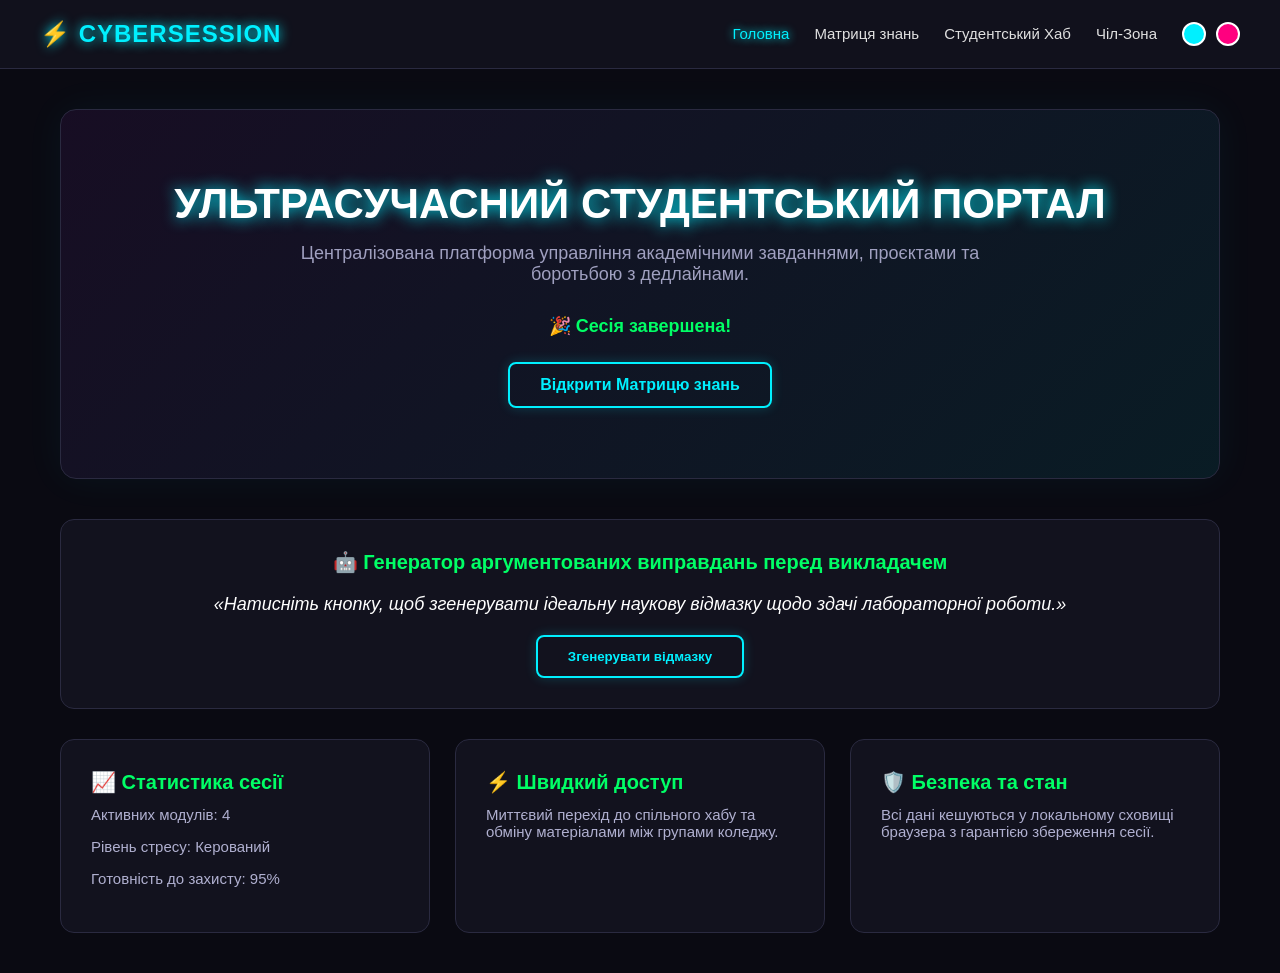
<file: index.html>
<!DOCTYPE html>
<html lang="uk">
<head>
    <meta charset="UTF-8">
    <meta name="viewport" content="width=device-width, initial-scale=1.0">
    <title>CyberSession | Головний хаб</title>
    <link rel="stylesheet" href="./style.css">
</head>
<body>

    <header class="site-header">
        <a href="./index.html" class="logo">⚡ CYBERSESSION</a>
        <button class="burger-btn" id="burgerToggle">☰</button>
        <ul class="nav-links" id="navLinks">
            <li><a href="./index.html" class="active">Головна</a></li>
            <li><a href="./matrix.html">Матриця знань</a></li>
            <li><a href="./hub.html">Студентський Хаб</a></li>
            <li><a href="./chill.html">Чіл-Зона</a></li>
            <li>
                <div class="theme-selector" style="margin: 0; align-items: center;">
                    <div class="theme-dot" style="background: #00f0ff;" onclick="setTheme('default')" title="Кібер-блакитний"></div>
                    <div class="theme-dot" style="background: #ff007f;" onclick="setTheme('theme-pink')" title="Неоново-рожевий"></div>
                </div>
            </li>
        </ul>
    </header>

    <div class="container">
        <section class="hero">
            <h1>УЛЬТРАСУЧАСНИЙ СТУДЕНТСЬКИЙ ПОРТАЛ</h1>
            <p>Централізована платформа управління академічними завданнями, проєктами та боротьбою з дедлайнами.</p>
            <div id="session-timer" style="font-size: 18px; color: var(--neon-green); margin-bottom: 25px; font-weight: bold;">
                ⏳ Час до завершення семестру: завантаження...
            </div>
            <a href="./matrix.html" class="neon-btn">Відкрити Матрицю знань</a>
        </section>

        <!-- Новий інтерактивний віджет: Генератор студентських відмазок для викладачів -->
        <div class="cyber-card" style="margin-top: 40px; text-align: center;">
            <h3>🤖 Генератор аргументованих виправдань перед викладачем</h3>
            <p id="excuseText" style="font-size: 18px; color: #fff; margin: 20px 0; font-style: italic;">
                «Натисніть кнопку, щоб згенерувати ідеальну наукову відмазку щодо здачі лабораторної роботи.»
            </p>
            <button class="neon-btn" id="generateExcuseBtn">Згенерувати відмазку</button>
        </div>

        <div class="grid-cards">
            <div class="cyber-card">
                <h3>📈 Статистика сесії</h3>
                <p>Активних модулів: 4</p>
                <p>Рівень стресу: Керований</p>
                <p>Готовність до захисту: 95%</p>
            </div>
            <div class="cyber-card">
                <h3>⚡ Швидкий доступ</h3>
                <p>Миттєвий перехід до спільного хабу та обміну матеріалами між групами коледжу.</p>
            </div>
            <div class="cyber-card">
                <h3>🛡️ Безпека та стан</h3>
                <p>Всі дані кешуються у локальному сховищі браузера з гарантією збереження сесії.</p>
            </div>
        </div>
    </div>

    <script src="./script.js"></script>
</body>
</html>
</file>
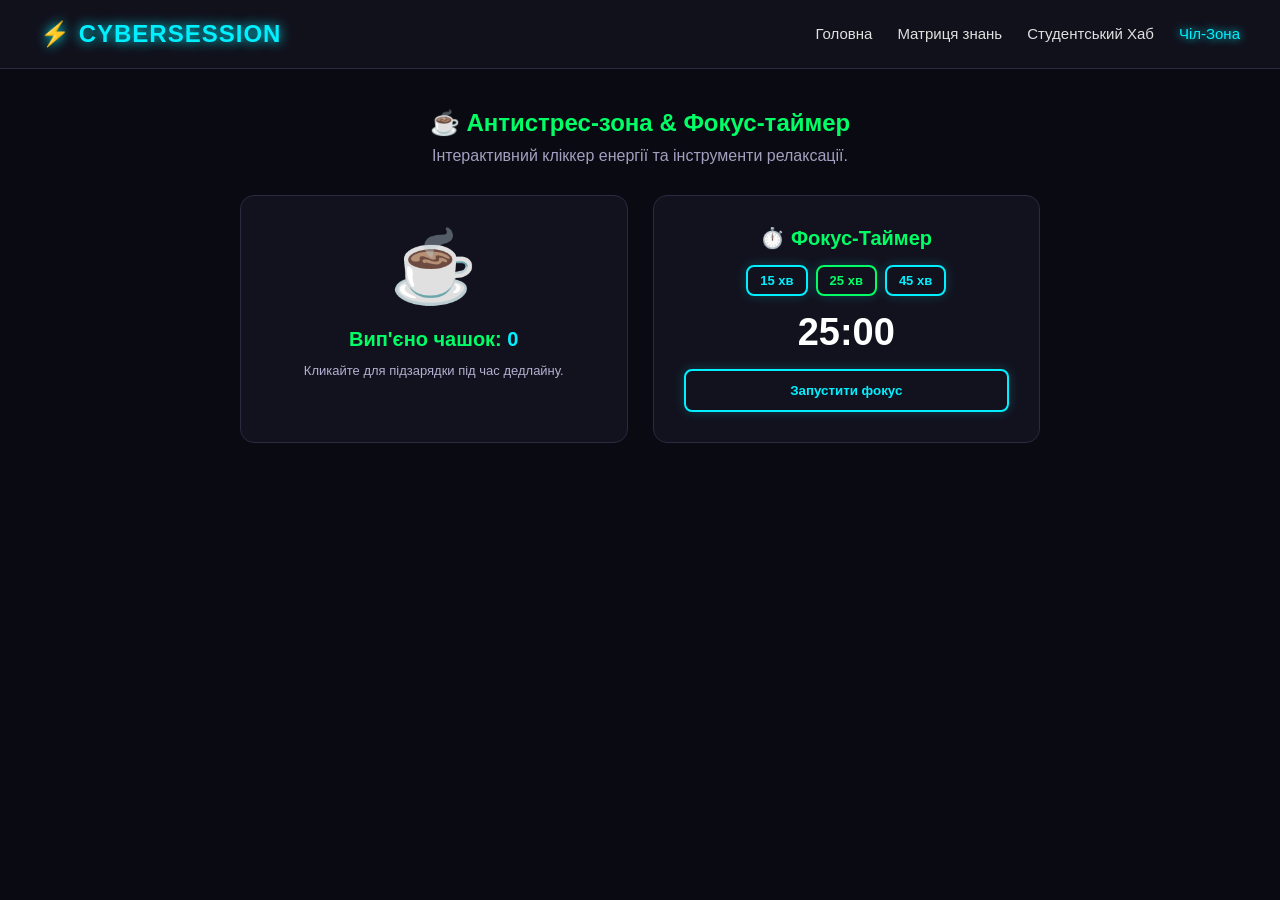
<file: chill.html>
<!DOCTYPE html>
<html lang="uk">
<head>
    <meta charset="UTF-8">
    <meta name="viewport" content="width=device-width, initial-scale=1.0">
    <title>CyberSession | Чіл-Зона</title>
    <link rel="stylesheet" href="./style.css">
</head>
<body>

    <header class="site-header">
        <a href="./index.html" class="logo">⚡ CYBERSESSION</a>
        <button class="burger-btn" id="burgerToggle">☰</button>
        <ul class="nav-links" id="navLinks">
            <li><a href="./index.html">Головна</a></li>
            <li><a href="./matrix.html">Матриця знань</a></li>
            <li><a href="./hub.html">Студентський Хаб</a></li>
            <li><a href="./chill.html" class="active">Чіл-Зона</a></li>
        </ul>
    </header>

    <div class="container" style="text-align: center;">
        <h2 style="color: var(--neon-green); margin-bottom: 10px;">☕ Антистрес-зона & Фокус-таймер</h2>
        <p style="color: #a0a0c0; margin-bottom: 30px;">Інтерактивний кліккер енергії та інструменти релаксації.</p>
        
        <div class="grid-cards" style="max-width: 800px; margin: 0 auto;">
            <!-- Кліккер кави -->
            <div class="cyber-card" style="padding: 30px;">
                <div id="coffeeBtn" style="font-size: 70px; cursor: pointer; user-select: none; transition: 0.1s;">☕</div>
                <h3 style="margin-top: 20px;">Вип'єно чашок: <span id="coffeeCount" style="color: var(--neon-blue);">0</span></h3>
                <p style="font-size: 13px; margin-top: 10px;">Кликайте для підзарядки під час дедлайну.</p>
            </div>

   <!-- Міні Помодоро таймер з вибором часу -->
            <div class="cyber-card" style="padding: 30px;">
                <h3 style="color: var(--neon-green);">⏱️ Фокус-Таймер</h3>
                
                <!-- Кнопки швидкого вибору часу -->
                <div style="display: flex; justify-content: center; gap: 8px; margin: 15px 0;">
                    <button class="neon-btn time-preset" data-time="15" style="padding: 6px 12px; font-size: 13px;">15 хв</button>
                    <button class="neon-btn time-preset" data-time="25" style="padding: 6px 12px; font-size: 13px; border-color: var(--neon-green); color: var(--neon-green);">25 хв</button>
                    <button class="neon-btn time-preset" data-time="45" style="padding: 6px 12px; font-size: 13px;">45 хв</button>
                </div>

                <div id="pomodoroTimer" style="font-size: 38px; font-weight: bold; color: #fff; margin: 15px 0;">25:00</div>
                <button class="neon-btn" id="startPomodoro" style="width: 100%;">Запустити фокус</button>
            </div>

    <script src="./script.js"></script>
</body>
</html>
</file>
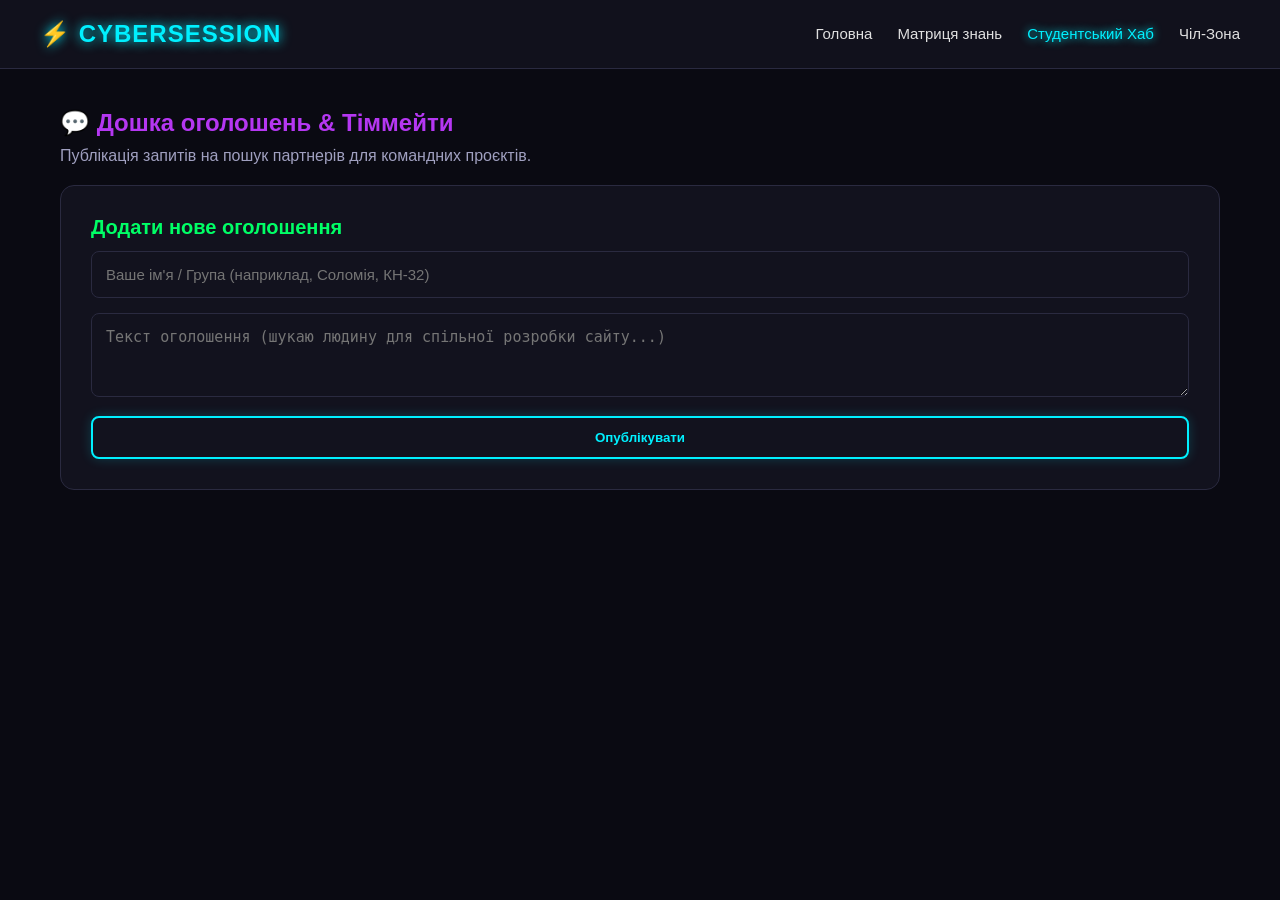
<file: hub.html>
<!DOCTYPE html>
<html lang="uk">
<head>
    <meta charset="UTF-8">
    <meta name="viewport" content="width=device-width, initial-scale=1.0">
    <title>CyberSession | Студентський Хаб</title>
    <link rel="stylesheet" href="./style.css">
</head>
<body>

    <header class="site-header">
        <a href="./index.html" class="logo">⚡ CYBERSESSION</a>
        <button class="burger-btn" id="burgerToggle">☰</button>
        <ul class="nav-links" id="navLinks">
            <li><a href="./index.html">Головна</a></li>
            <li><a href="./matrix.html">Матриця знань</a></li>
            <li><a href="./hub.html" class="active">Студентський Хаб</a></li>
            <li><a href="./chill.html">Чіл-Зона</a></li>
        </ul>
    </header>

    <div class="container">
        <h2 style="color: var(--neon-purple); margin-bottom: 10px;">💬 Дошка оголошень & Тіммейти</h2>
        <p style="color: #a0a0c0; margin-bottom: 20px;">Публікація запитів на пошук партнерів для командних проєктів.</p>
        
        <div class="cyber-card" style="margin-bottom: 30px;">
            <h3>Додати нове оголошення</h3>
            <form id="adForm">
                <input type="text" id="adTitle" placeholder="Ваше ім'я / Група (наприклад, Соломія, КН-32)" required>
                <textarea id="adText" placeholder="Текст оголошення (шукаю людину для спільної розробки сайту...)" rows="3" required></textarea>
                <button type="submit" class="neon-btn" style="width: 100%; cursor: pointer;">Опублікувати</button>
            </form>
        </div>

        <div class="grid-cards" id="adsContainer">
            <!-- Динамічні картки -->
        </div>
    </div>

    <script src="./script.js"></script>
</body>
</html>
</file>
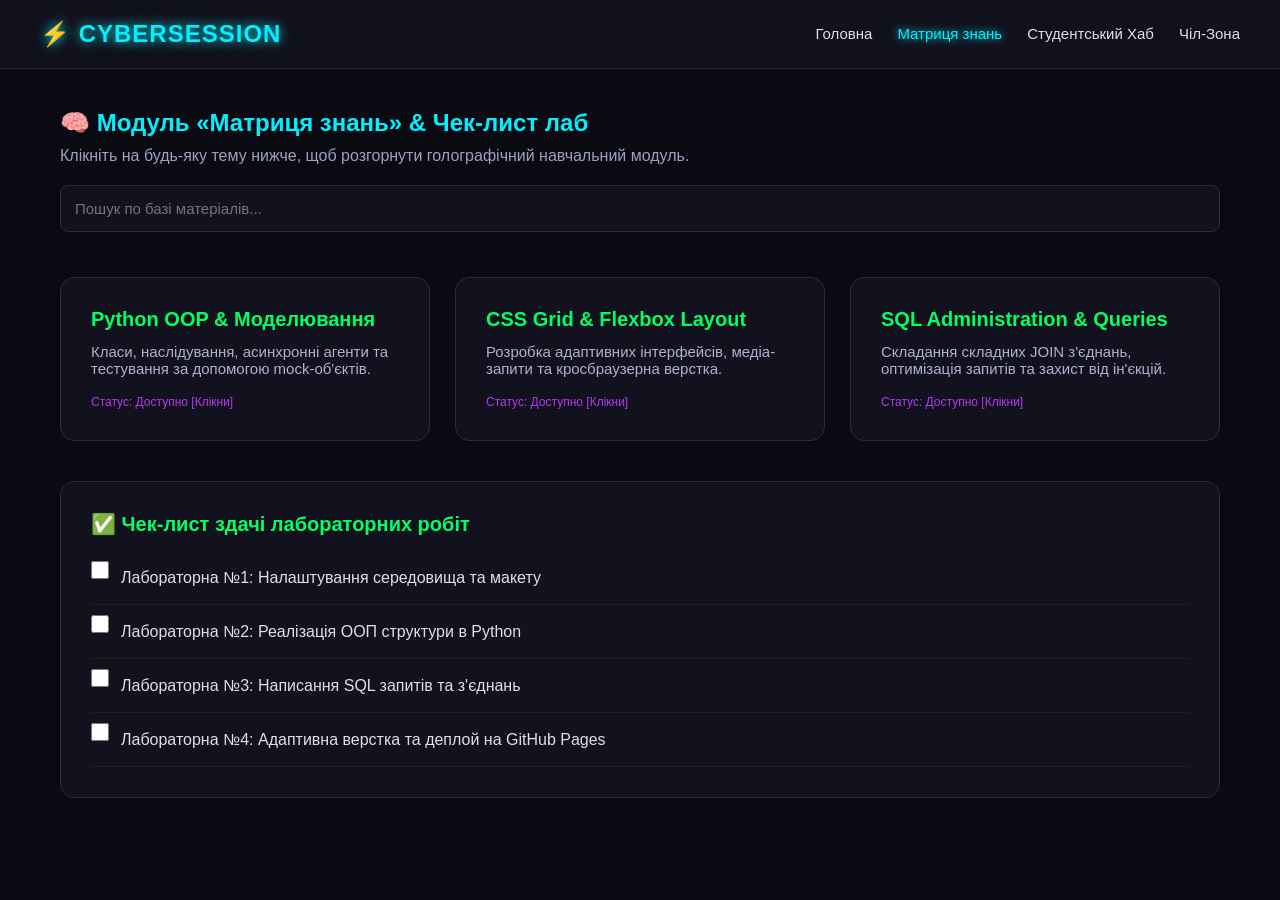
<file: matrix.html>
<!DOCTYPE html>
<html lang="uk">
<head>
    <meta charset="UTF-8">
    <meta name="viewport" content="width=device-width, initial-scale=1.0">
    <title>CyberSession | Матриця знань</title>
    <link rel="stylesheet" href="./style.css">
</head>
<body>

    <header class="site-header">
        <a href="./index.html" class="logo">⚡ CYBERSESSION</a>
        <button class="burger-btn" id="burgerToggle">☰</button>
        <ul class="nav-links" id="navLinks">
            <li><a href="./index.html">Головна</a></li>
            <li><a href="./matrix.html" class="active">Матриця знань</a></li>
            <li><a href="./hub.html">Студентський Хаб</a></li>
            <li><a href="./chill.html">Чіл-Зона</a></li>
        </ul>
    </header>

   

    <div class="container">
        <h2 style="color: var(--neon-blue); margin-bottom: 10px;">🧠 Модуль «Матриця знань» & Чек-лист лаб</h2>
        <p style="color: #a0a0c0; margin-bottom: 20px;">Клікніть на будь-яку тему нижче, щоб розгорнути голографічний навчальний модуль.</p>
        
        <input type="text" id="searchInput" placeholder="Пошук по базі матеріалів...">
        
        <div class="grid-cards" id="materialsGrid">
            <div class="cyber-card" data-topic="oop">
                <h3>Python OOP & Моделювання</h3>
                <p>Класи, наслідування, асинхронні агенти та тестування за допомогою mock-об'єктів.</p>
                <span style="color: var(--neon-purple); font-size: 12px;">Статус: Доступно [Клікни]</span>
            </div>
            <div class="cyber-card" data-topic="css">
                <h3>CSS Grid & Flexbox Layout</h3>
                <p>Розробка адаптивних інтерфейсів, медіа-запити та кросбраузерна верстка.</p>
                <span style="color: var(--neon-purple); font-size: 12px;">Статус: Доступно [Клікни]</span>
            </div>
            <div class="cyber-card" data-topic="sql">
                <h3>SQL Administration & Queries</h3>
                <p>Складання складних JOIN з'єднань, оптимізація запитів та захист від ін'єкцій.</p>
                <span style="color: var(--neon-purple); font-size: 12px;">Статус: Доступно [Клікни]</span>
            </div>
        </div>

        <!-- Чек-лист (залишається як є) -->
        <div class="cyber-card" style="margin-top: 40px;">
            <h3 style="color: var(--neon-green);">✅ Чек-лист здачі лабораторних робіт</h3>
            <ul class="task-list" id="checkList">
                <li class="task-item"><input type="checkbox"> <span>Лабораторна №1: Налаштування середовища та макету</span></li>
                <li class="task-item"><input type="checkbox"> <span>Лабораторна №2: Реалізація ООП структури в Python</span></li>
                <li class="task-item"><input type="checkbox"> <span>Лабораторна №3: Написання SQL запитів та з'єднань</span></li>
                <li class="task-item"><input type="checkbox"> <span>Лабораторна №4: Адаптивна верстка та деплой на GitHub Pages</span></li>
            </ul>
        </div>
    </div>

    <!-- ГОЛОГРАФІЧНЕ МОДАЛЬНЕ ВІКНО (З'являється при кліку) -->
    <div class="modal-overlay" id="topicModal">
        <div class="modal-content">
            <button class="modal-close" id="closeModal">&times;</button>
            <div class="modal-body" id="modalBodyText">
                <!-- Контент підтягуватиметься динамічно -->
            </div>
        </div>
    </div>

    <script src="./script.js"></script>
</body>
</html>
</file>
<file: style.css>
:root {
    --bg-color: #0a0a12;
    --card-bg: #12121e;
    --neon-purple: #b537f2;
    --neon-blue: #00f0ff;
    --neon-green: #00ff66;
    --text-color: #e0e0e0;
    --border-color: #2a2a40;
}

/* Динамічні теми */
body.theme-pink {
    --neon-blue: #ff007f;
    --neon-green: #ffcc00;
}

body.theme-blue {
    --neon-blue: #0088ff;
    --neon-green: #00ffcc;
}

* {
    margin: 0;
    padding: 0;
    box-sizing: border-box;
}

body {
    background-color: var(--bg-color);
    color: var(--text-color);
    font-family: 'Segoe UI', Tahoma, Geneva, Verdana, sans-serif;
    overflow-x: hidden;
    transition: background 0.3s ease;
}

/* ШАПКА ТА НАВІГАЦІЯ */
.site-header {
    display: flex;
    justify-content: space-between;
    align-items: center;
    padding: 20px 40px;
    background: rgba(18, 18, 30, 0.95);
    backdrop-filter: blur(15px);
    border-bottom: 1px solid var(--border-color);
    position: sticky;
    top: 0;
    z-index: 1000;
}

.logo {
    font-size: 24px;
    font-weight: bold;
    color: var(--neon-blue);
    text-shadow: 0 0 12px var(--neon-blue);
    text-decoration: none;
    letter-spacing: 1px;
}

.nav-links {
    display: flex;
    gap: 25px;
    list-style: none;
    align-items: center;
}

.nav-links a {
    color: var(--text-color);
    text-decoration: none;
    font-weight: 500;
    transition: 0.3s;
    font-size: 15px;
}

.nav-links a:hover, .nav-links a.active {
    color: var(--neon-blue);
    text-shadow: 0 0 8px var(--neon-blue);
}

.burger-btn {
    display: none;
    background: none;
    border: none;
    color: var(--neon-blue);
    font-size: 28px;
    cursor: pointer;
}

/* КОНТЕЙНЕРИ */
.container {
    max-width: 1200px;
    margin: 40px auto;
    padding: 0 20px;
}

/* ГЕРОЙ-СЕКЦІЯ */
.hero {
    text-align: center;
    padding: 70px 20px;
    background: linear-gradient(135deg, rgba(181,55,242,0.08), rgba(0,240,255,0.08));
    border: 1px solid var(--border-color);
    border-radius: 16px;
    box-shadow: 0 0 40px rgba(0, 240, 255, 0.05);
    position: relative;
    overflow: hidden;
}

.hero h1 {
    font-size: 42px;
    margin-bottom: 15px;
    color: #fff;
    text-shadow: 0 0 15px var(--neon-blue);
}

.hero p {
    font-size: 18px;
    color: #a0a0c0;
    margin-bottom: 30px;
    max-width: 700px;
    margin-left: auto;
    margin-right: auto;
}

.neon-btn {
    display: inline-block;
    padding: 12px 30px;
    background: transparent;
    color: var(--neon-blue);
    border: 2px solid var(--neon-blue);
    border-radius: 8px;
    font-weight: bold;
    text-decoration: none;
    box-shadow: 0 0 12px rgba(0, 240, 255, 0.2);
    transition: 0.3s;
    cursor: pointer;
}

.neon-btn:hover {
    background: var(--neon-blue);
    color: var(--bg-color);
    box-shadow: 0 0 25px var(--neon-blue);
}

/* СІТКИ ТА КАРТКИ */
.grid-cards {
    display: grid;
    grid-template-columns: repeat(auto-fit, minmax(300px, 1fr));
    gap: 25px;
    margin-top: 30px;
}

.cyber-card {
    background: var(--card-bg);
    border: 1px solid var(--border-color);
    padding: 30px;
    border-radius: 14px;
    transition: 0.3s;
    position: relative;
}

.cyber-card:hover {
    border-color: var(--neon-blue);
    box-shadow: 0 0 25px rgba(0, 240, 255, 0.15);
    transform: translateY(-5px);
}

.cyber-card h3 {
    color: var(--neon-green);
    margin-bottom: 12px;
    font-size: 20px;
}

.cyber-card p {
    color: #b0b0d0;
    font-size: 15px;
    margin-bottom: 15px;
}

/* ІНТЕРАКТИВНИЙ ЧЕК-ЛИСТ (Трекер завдань) */
.task-list {
    list-style: none;
    margin-top: 15px;
}

.task-item {
    display: flex;
    align-items: center;
    gap: 12px;
    padding: 10px 0;
    border-bottom: 1px solid rgba(255,255,255,0.05);
    cursor: pointer;
}

.task-item input[type="checkbox"] {
    accent-color: var(--neon-green);
    width: 18px;
    height: 18px;
    cursor: pointer;
}

.task-item.completed span {
    text-decoration: line-through;
    color: #555577;
}

/* ФОРМИ ТА КНОПКИ ВИБОРУ ТЕМИ */
input, textarea, select {
    width: 100%;
    padding: 14px;
    background: var(--card-bg);
    border: 1px solid var(--border-color);
    color: #fff;
    border-radius: 8px;
    margin-bottom: 15px;
    font-size: 15px;
}

input:focus, textarea:focus {
    border-color: var(--neon-blue);
    outline: none;
    box-shadow: 0 0 12px rgba(0, 240, 255, 0.3);
}

.theme-selector {
    display: flex;
    gap: 10px;
    margin-top: 10px;
}

.theme-dot {
    width: 24px;
    height: 24px;
    border-radius: 50%;
    cursor: pointer;
    border: 2px solid #fff;
}

/* МОБІЛЬНИЙ АДАПТИВ */
@media screen and (max-width: 768px) {
    .site-header {
        padding: 15px 20px;
    }

    .burger-btn {
        display: block;
    }

    .nav-links {
        display: none;
        flex-direction: column;
        position: absolute;
        top: 100%;
        left: 0;
        width: 100%;
        background: var(--card-bg);
        border-bottom: 1px solid var(--border-color);
        padding: 25px 0;
        text-align: center;
    }

    .nav-links.active {
        display: flex;
    }

    .hero h1 {
        font-size: 28px;
    }
}


/* МОДАЛЬНЕ ВІКНО ДЛЯ ТЕМ (Голо-екран) */
.modal-overlay {
    position: fixed;
    top: 0;
    left: 0;
    width: 100%;
    height: 100%;
    background: rgba(10, 10, 18, 0.85);
    backdrop-filter: blur(8px);
    display: flex;
    justify-content: center;
    align-items: center;
    z-index: 2000;
    opacity: 0;
    pointer-events: none;
    transition: opacity 0.3s ease;
}

.modal-overlay.active {
    opacity: 1;
    pointer-events: auto;
}

.modal-content {
    background: var(--card-bg);
    border: 2px solid var(--neon-blue);
    box-shadow: 0 0 30px rgba(0, 240, 255, 0.3);
    width: 90%;
    max-width: 700px;
    padding: 35px;
    border-radius: 16px;
    position: relative;
    transform: translateY(20px);
    transition: transform 0.3s ease;
    max-height: 85vh;
    overflow-y: auto;
}

.modal-overlay.active .modal-content {
    transform: translateY(0);
}

.modal-close {
    position: absolute;
    top: 20px;
    right: 20px;
    background: none;
    border: none;
    color: var(--neon-blue);
    font-size: 24px;
    cursor: pointer;
    transition: 0.2s;
}

.modal-close:hover {
    color: var(--neon-purple);
    text-shadow: 0 0 10px var(--neon-purple);
}

.modal-body h2 {
    color: var(--neon-green);
    margin-bottom: 15px;
}

.modal-body p {
    color: #c0c0e0;
    margin-bottom: 15px;
    line-height: 1.6;
}

.code-snippet {
    background: #05050a;
    border: 1px dashed var(--border-color);
    padding: 15px;
    border-radius: 8px;
    font-family: monospace;
    color: var(--neon-blue);
    margin: 15px 0;
    overflow-x: auto;
}

/* Робимо картки в матриці клікабельними */
#materialsGrid .cyber-card {
    cursor: pointer;
}
</file>
